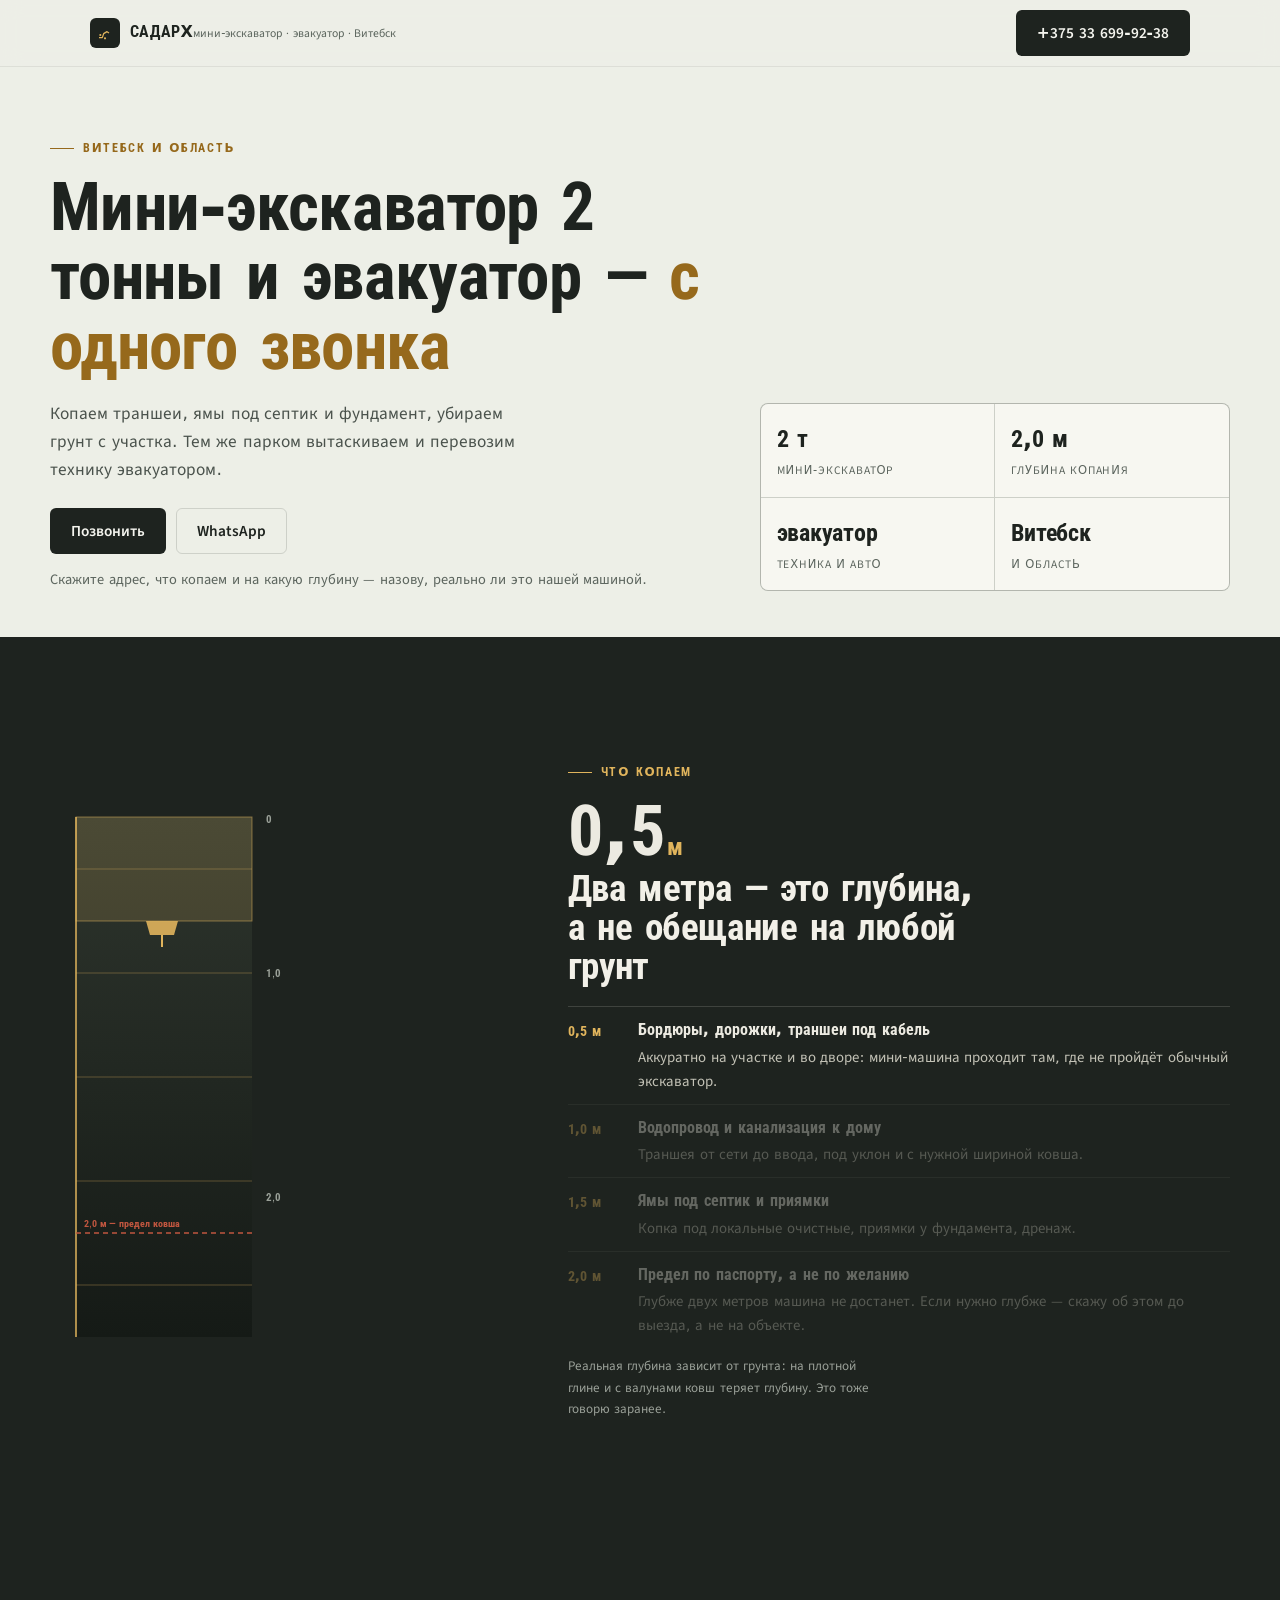
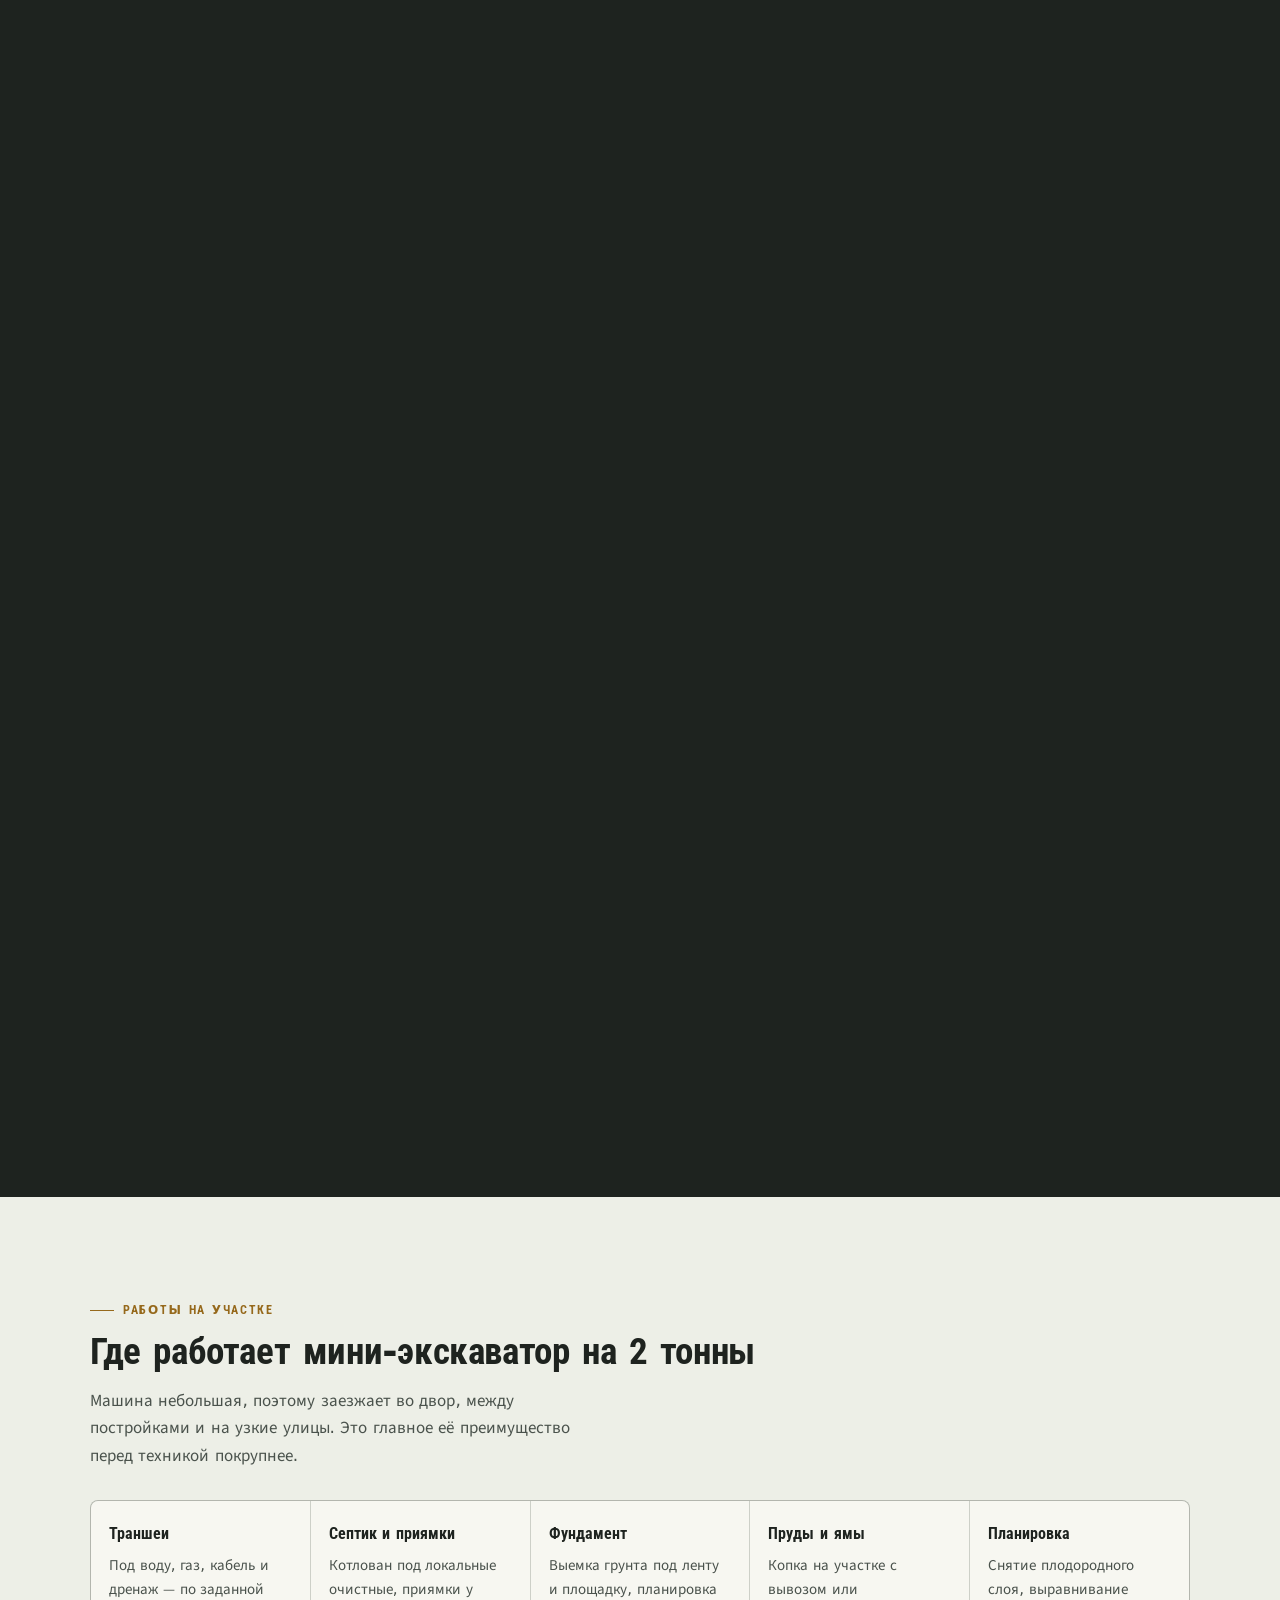
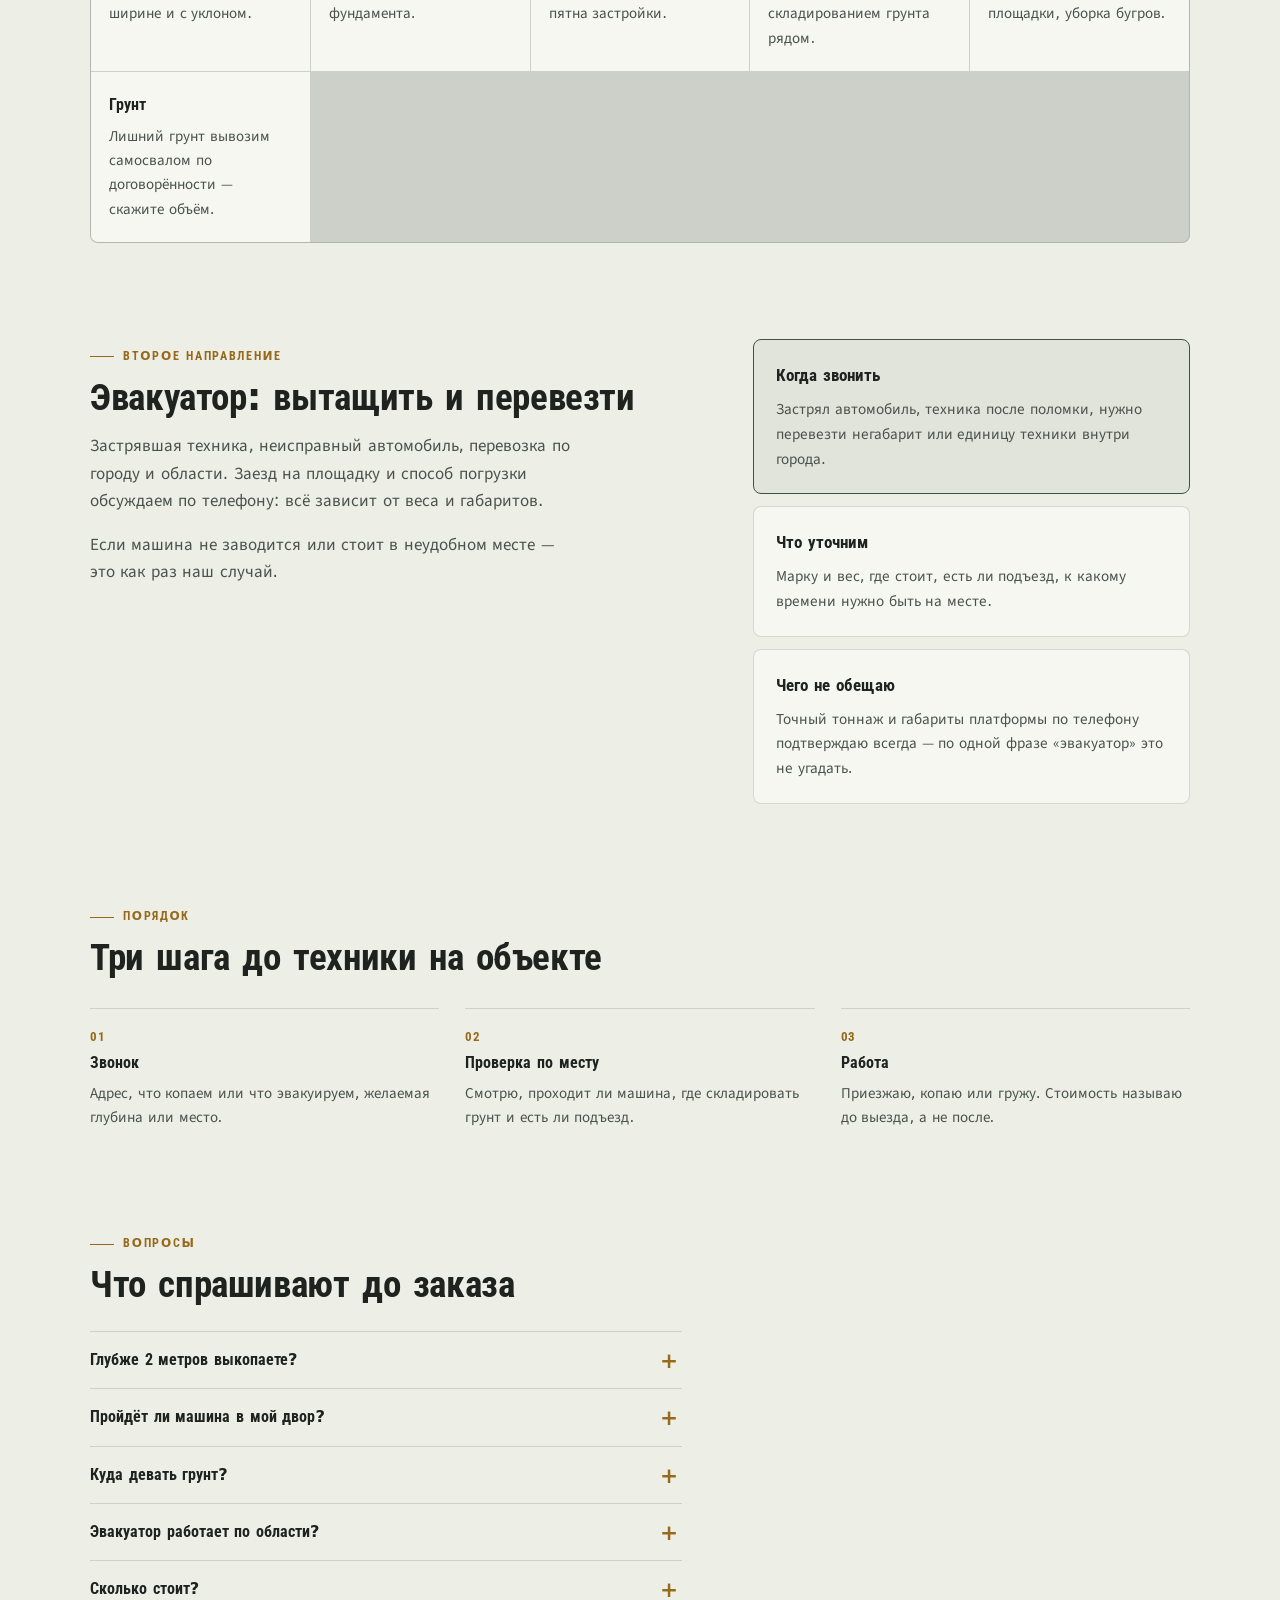
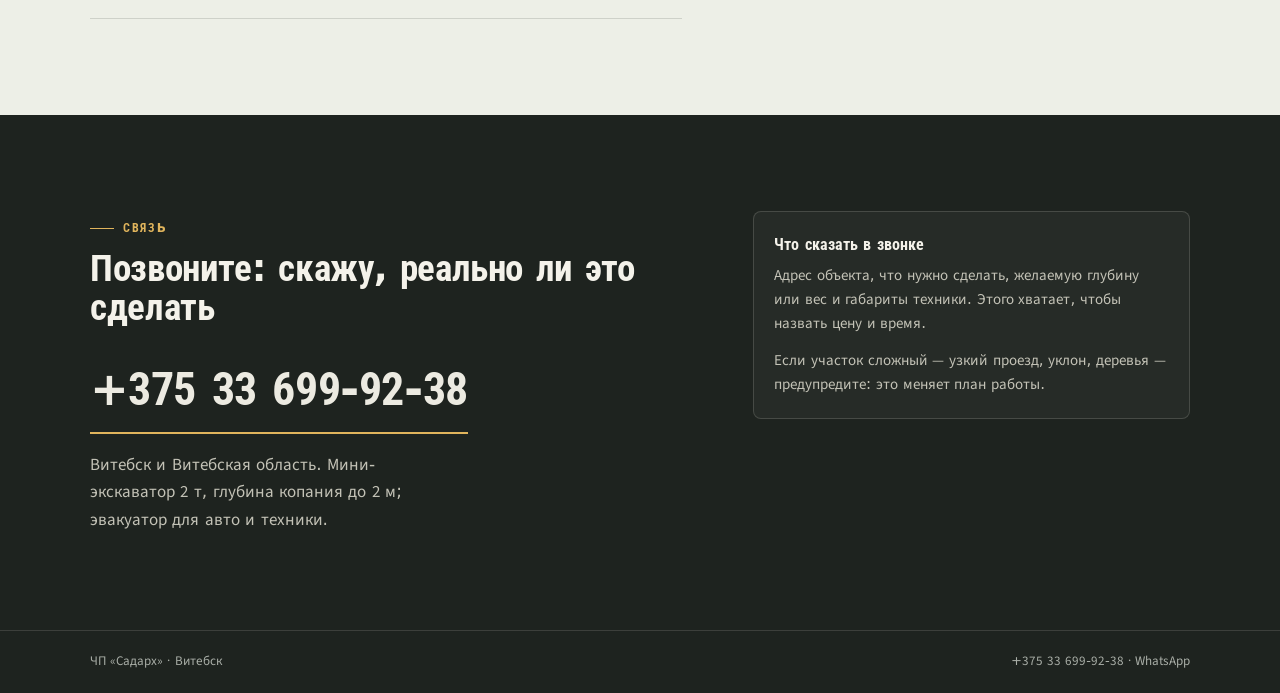
<file: index.html>
<!DOCTYPE html>
<html lang="ru">
<head>
<meta charset="UTF-8">
<meta name="viewport" content="width=device-width, initial-scale=1">
<title>Мини-экскаватор 2 т и эвакуатор в Витебске — ЧП «Садарх» | +375 33 699-92-38</title>
<meta name="description" content="ЧП «Садарх»: услуги мини-экскаватора 2 тонны (глубина копания 2 м) и эвакуатора в Витебске и области. Траншеи, септик, фундамент, вывоз грунта, перевозка техники.">
<link rel="icon" href="favicon.svg" type="image/svg+xml">
<meta property="og:type" content="website">
<meta property="og:title" content="Мини-экскаватор 2 т и эвакуатор — Витебск">
<meta property="og:locale" content="ru_RU">
<link rel="preload" href="fonts/roboto-condensed-cyrillic-700.woff2" as="font" type="font/woff2" crossorigin>
<link rel="preload" href="fonts/source-sans-3-cyrillic-400.woff2" as="font" type="font/woff2" crossorigin>
<style>
@font-face{font-family:'Roboto Condensed';font-style:normal;font-weight:700;font-display:swap;src:url('fonts/roboto-condensed-cyrillic-700.woff2') format('woff2');unicode-range:U+0301, U+0400-045F, U+0490-0491, U+04B0-04B1, U+2116}
@font-face{font-family:'Roboto Condensed';font-style:normal;font-weight:700;font-display:swap;src:url('fonts/roboto-condensed-latin-700.woff2') format('woff2');unicode-range:U+0000-00FF, U+0131, U+0152-0153, U+2000-206F, U+20AC, U+2122}
@font-face{font-family:'Source Sans 3';font-style:normal;font-weight:400;font-display:swap;src:url('fonts/source-sans-3-cyrillic-400.woff2') format('woff2');unicode-range:U+0301, U+0400-045F, U+0490-0491, U+04B0-04B1, U+2116}
@font-face{font-family:'Source Sans 3';font-style:normal;font-weight:400;font-display:swap;src:url('fonts/source-sans-3-latin-400.woff2') format('woff2');unicode-range:U+0000-00FF, U+0131, U+0152-0153, U+2000-206F, U+20AC, U+2122}
@font-face{font-family:'Source Sans 3';font-style:normal;font-weight:600;font-display:swap;src:url('fonts/source-sans-3-cyrillic-600.woff2') format('woff2');unicode-range:U+0301, U+0400-045F, U+0490-0491, U+04B0-04B1, U+2116}
@font-face{font-family:'Source Sans 3';font-style:normal;font-weight:600;font-display:swap;src:url('fonts/source-sans-3-latin-600.woff2') format('woff2');unicode-range:U+0000-00FF, U+0131, U+0152-0153, U+2000-206F, U+20AC, U+2122}

:root{
 --stone:#edefe7; --stone2:#f7f7f1; --ink:#1e231f; --ink2:#4a524c; --ink3:#5c655e;
 --line:rgba(30,35,31,.15); --line2:rgba(30,35,31,.08);
 --ochre:#b8862a; --ochre-d:#96691c; --moss:#3d5343;
 --r:8px; --f:"Roboto Condensed",system-ui,sans-serif; --fb:"Source Sans 3",system-ui,sans-serif;
}
*{margin:0;padding:0;box-sizing:border-box}
html{-webkit-text-size-adjust:100%;scroll-behavior:smooth}
body{font-family:var(--fb);background:var(--stone);color:var(--ink);font-size:1.0625rem;line-height:1.62;overflow-x:hidden;-webkit-font-smoothing:antialiased}
a{color:inherit;text-decoration:none}
.wrap{max-width:1180px;margin:0 auto;padding:0 clamp(18px,4vw,40px)}
h1,h2,h3{font-family:var(--f);font-weight:700;line-height:1.05;letter-spacing:-.01em;text-transform:none;overflow-wrap:anywhere}
h1{font-size:clamp(2.3rem,5.2vw,4.2rem)}
h2{font-size:clamp(1.6rem,2.9vw,2.3rem)}
.kick{display:inline-flex;align-items:center;gap:9px;font-size:.75rem;letter-spacing:.14em;text-transform:uppercase;color:var(--ochre-d);font-weight:600;font-family:var(--f)}
.kick::before{content:"";width:24px;height:1px;background:currentColor}
.pin .kick,.dark .kick{color:#e0b45c}
.hdr{position:sticky;top:0;z-index:60;background:rgba(237,239,231,.94);backdrop-filter:blur(10px);border-bottom:1px solid var(--line2)}
.hrow{display:flex;align-items:center;justify-content:space-between;gap:14px;min-height:66px}
.logo{display:flex;align-items:center;gap:10px;min-width:0;overflow:hidden}
.logo i{width:30px;height:30px;border-radius:6px;background:var(--ink);display:grid;place-items:center;flex:none}
.lg-t{font-family:var(--f);font-weight:700;font-size:1rem;letter-spacing:.02em;text-transform:uppercase;white-space:nowrap}
.lg-s{font-size:.73rem;color:var(--ink3)}
.btn{display:inline-flex;align-items:center;justify-content:center;gap:9px;min-height:46px;padding:0 20px;border-radius:6px;font-weight:600;font-size:.96rem;border:1px solid transparent;transition:background .18s cubic-bezier(.16,1,.3,1),color .18s,border-color .18s;cursor:pointer;font-family:var(--fb)}
.btn-acc{background:var(--ink);color:#f4f4ee}
.btn-acc:hover{background:#000}
.btn-ghost{border-color:var(--line);color:var(--ink)}
.btn-ghost:hover{background:rgba(30,35,31,.05)}
a:focus-visible,button:focus-visible,summary:focus-visible{outline:2px solid var(--ochre-d);outline-offset:3px;border-radius:4px}
.hero{display:grid;grid-template-columns:minmax(0,7fr) minmax(0,5fr);gap:clamp(22px,4vw,52px);align-items:end;padding:clamp(34px,5vw,64px) 0 clamp(26px,4vw,46px)}
.hero h1{margin:14px 0 0;max-width:20ch}
.hero h1 em{font-style:normal;color:var(--ochre-d)}
.lead{margin-top:18px;max-width:52ch;color:var(--ink2);font-size:1.08rem}
.hero-cta{display:flex;flex-wrap:wrap;gap:10px;margin-top:24px}
.hnote{margin-top:14px;font-size:.9rem;color:var(--ink3)}
.facts{display:grid;grid-template-columns:repeat(2,minmax(0,1fr));gap:1px;background:var(--line);border:1px solid var(--line);border-radius:var(--r);overflow:hidden}
.facts div{background:var(--stone2);padding:16px}
.facts b{display:block;font-family:var(--f);font-weight:700;font-size:1.5rem;font-variant-numeric:tabular-nums;letter-spacing:-.01em}
.facts span{display:block;font-size:.72rem;letter-spacing:.07em;text-transform:uppercase;color:var(--ink3);margin-top:3px}
.pin{position:relative;height:240vh;background:var(--ink);color:#eceae1}
.stage{position:sticky;top:0;height:100vh;display:grid;grid-template-columns:minmax(0,5fr) minmax(0,7fr);gap:clamp(18px,3.5vw,48px);align-items:center;padding:clamp(16px,3vw,32px) 0}
.trench{position:relative;height:min(78vh,620px)}
.trench svg{height:100%;width:auto}
.depth-now{font-family:var(--f);font-weight:700;font-size:clamp(2.6rem,6vw,4.4rem);line-height:1;font-variant-numeric:tabular-nums;margin-bottom:4px}
.depth-now small{font-size:.34em;color:#e0b45c;font-weight:600;margin-left:2px}
.st-copy .kick{margin-bottom:14px}
.st-copy h2{max-width:22ch;color:#f2f0e8}
.st-tasks{list-style:none;margin-top:20px;display:grid;gap:10px}
.st-tasks li{display:grid;grid-template-columns:58px 1fr;gap:12px;align-items:start;padding-top:10px;border-top:1px solid rgba(236,234,225,.16);opacity:.34;transition:opacity .3s cubic-bezier(.16,1,.3,1)}
.st-tasks li.on{opacity:1}
.st-tasks i{font-style:normal;font-family:var(--f);font-weight:700;font-size:.86rem;color:#e0b45c;font-variant-numeric:tabular-nums;padding-top:3px}
.st-tasks b{display:block;font-family:var(--f);font-size:1.02rem}
.st-tasks p{color:#c3c2b6;font-size:.93rem;margin-top:2px}
.st-foot{margin-top:18px;font-size:.82rem;color:#9aa098;max-width:46ch}
.blk{padding:clamp(54px,7.5vw,96px) 0}
.blk-lead{margin-top:16px;max-width:60ch;color:var(--ink2)}
.grid3{display:grid;grid-template-columns:repeat(auto-fit,minmax(215px,1fr));gap:1px;background:var(--line);border:1px solid var(--line);border-radius:var(--r);overflow:hidden;margin-top:30px}
.grid3 div{background:var(--stone2);padding:20px 18px}
.grid3 b{display:block;font-family:var(--f);font-size:1.02rem;margin-bottom:6px}
.grid3 p{font-size:.94rem;color:var(--ink2)}
.two{display:grid;grid-template-columns:minmax(0,7fr) minmax(0,5fr);gap:clamp(22px,4vw,52px);align-items:start}
.card{border:1px solid var(--line);border-radius:var(--r);background:var(--stone2);padding:22px}
.card b{display:block;font-family:var(--f);font-size:1.05rem;margin-bottom:8px}
.card p{font-size:.95rem;color:var(--ink2)}
.card+.card{margin-top:12px}
.card.acc{border-color:var(--moss);background:rgba(61,83,67,.07)}
.steps{list-style:none;display:grid;grid-template-columns:repeat(3,minmax(0,1fr));gap:clamp(14px,2.4vw,26px);margin-top:30px}
.steps li{border-top:1px solid var(--line);padding-top:14px}
.steps b{display:block;font-family:var(--f);font-size:1.02rem;margin-bottom:5px}
.steps p{color:var(--ink2);font-size:.94rem}
.steps .no{font-family:var(--f);font-size:.8rem;color:var(--ochre-d);letter-spacing:.06em}
.faq{margin-top:26px;border-top:1px solid var(--line);max-width:74ch}
.faq details{border-bottom:1px solid var(--line)}
.faq summary{cursor:pointer;list-style:none;padding:15px 30px 15px 0;position:relative;font-family:var(--f);font-weight:700;font-size:1.02rem}
.faq summary::-webkit-details-marker{display:none}
.faq summary::after{content:"+";position:absolute;right:4px;top:12px;font-size:1.35rem;color:var(--ochre-d);transition:transform .2s}
.faq details[open] summary::after{transform:rotate(45deg)}
.faq p{padding:0 0 16px;color:var(--ink2);font-size:.96rem;max-width:66ch}
.dark{background:var(--ink);color:#eceae1;padding:clamp(54px,7.5vw,96px) 0}
.dark h2{color:#f4f2ea}
.cont{display:grid;grid-template-columns:minmax(0,7fr) minmax(0,5fr);gap:clamp(22px,4vw,52px);align-items:start}
.phone-big{display:inline-block;font-family:var(--f);font-weight:700;font-size:clamp(1.9rem,4.2vw,2.9rem);font-variant-numeric:tabular-nums;letter-spacing:-.01em;border-bottom:2px solid #e0b45c;padding-bottom:5px;margin-top:6px}
.phone-big:hover{color:#e0b45c}
.cbox{border:1px solid rgba(236,234,225,.16);border-radius:var(--r);padding:20px;background:rgba(255,255,255,.04)}
.cbox b{display:block;font-family:var(--f);font-size:1rem;margin-bottom:6px;color:#f4f2ea}
.cbox p{color:#c3c2b6;font-size:.94rem}
footer{background:var(--ink);border-top:1px solid rgba(236,234,225,.14);padding:20px 0}
.frow{display:flex;flex-wrap:wrap;justify-content:space-between;gap:8px;font-size:.82rem;color:#a9aea7}
.frow a{color:#a9aea7}.frow a:hover{color:#fff}
@media(max-width:880px){
 .hero,.two,.cont,.steps{grid-template-columns:minmax(0,1fr)}
 .facts{order:2}
 .pin{height:210vh}
 .stage{grid-template-columns:minmax(0,1fr);align-items:start;gap:10px;padding-top:14px}
 .trench{height:min(38vh,300px);display:flex;justify-content:center}
 .st-tasks li{grid-template-columns:50px 1fr;gap:8px;padding-top:8px}
 .st-tasks p{font-size:.88rem}
 .depth-now{font-size:2.1rem}
}
@media(max-width:430px){.lg-s{display:none}.lg-t{font-size:.88rem}}
@media(prefers-reduced-motion:reduce){*{transition:none!important;animation:none!important}html{scroll-behavior:auto}}
</style>
</head>
<body id="top">
<header class="hdr">
  <div class="wrap hrow">
    <a class="logo" href="#top">
      <i><svg viewBox="0 0 24 24" width="16" height="16" aria-hidden="true"><path d="M3 19h5l2-6 5-3 3 2" fill="none" stroke="#e0b45c" stroke-width="1.9" stroke-linejoin="round"/><circle cx="5" cy="15" r="1.6" fill="#e0b45c"/><circle cx="12" cy="20" r="1.6" fill="#e0b45c"/></svg></i>
      <span><span class="lg-t">Садарх</span><span class="lg-s">мини-экскаватор · эвакуатор · Витебск</span></span>
    </a>
    <a class="btn btn-acc" href="tel:+375336999238">+375 33 699-92-38</a>
  </div>
</header>
<main>
<section class="hero wrap">
  <div>
    <div class="kick">Витебск и область</div>
    <h1>Мини-экскаватор 2 тонны и эвакуатор — <em>с одного звонка</em></h1>
    <p class="lead">Копаем траншеи, ямы под септик и фундамент, убираем грунт с участка. Тем же парком вытаскиваем и перевозим технику эвакуатором.</p>
    <div class="hero-cta">
      <a class="btn btn-acc" href="tel:+375336999238">Позвонить</a>
      <a class="btn btn-ghost" href="https://wa.me/375336999238" target="_blank" rel="noopener">WhatsApp</a>
    </div>
    <p class="hnote">Скажите адрес, что копаем и на какую глубину — назову, реально ли это нашей машиной.</p>
  </div>
  <div class="facts">
    <div><b>2 т</b><span>мини-экскаватор</span></div>
    <div><b>2,0 м</b><span>глубина копания</span></div>
    <div><b>эвакуатор</b><span>техника и авто</span></div>
    <div><b>Витебск</b><span>и область</span></div>
  </div>
</section>
<section class="pin" id="glubina">
  <div class="stage wrap">
    <div class="trench">
      <svg viewBox="0 0 240 620" role="img" aria-labelledby="trT trD">
        <title id="trT">Разрез траншеи глубиной до 2 метров</title>
        <desc id="trD">Схема грунта с глубинной шкалой от 0 до 2 метров и отметками задач на разных глубинах.</desc>
        <defs><linearGradient id="soil" x1="0" y1="0" x2="0" y2="1"><stop offset="0" stop-color="#2e352d"/><stop offset="1" stop-color="#151a16"/></linearGradient></defs>
        <rect x="26" y="40" width="176" height="520" fill="url(#soil)"/>
        <g stroke="rgba(224,180,92,.33)" stroke-width="1">
          <line x1="26" y1="92" x2="202" y2="92"/><line x1="26" y1="196" x2="202" y2="196"/>
          <line x1="26" y1="300" x2="202" y2="300"/><line x1="26" y1="404" x2="202" y2="404"/><line x1="26" y1="508" x2="202" y2="508"/>
        </g>
        <g font-family="Roboto Condensed,sans-serif" font-size="11" fill="#9aa098">
          <text x="216" y="46">0</text><text x="216" y="200">1,0</text><text x="216" y="424">2,0</text>
        </g>
        <line x1="26" y1="40" x2="26" y2="560" stroke="#e0b45c" stroke-width="1.5"/>
        <rect id="pit" x="26" y="40" width="176" height="0" fill="rgba(224,180,92,.16)" stroke="rgba(224,180,92,.5)" stroke-width="1"/>
        <g id="bucket" transform="translate(112,40)">
          <path d="M-16 0h32l-4 14h-24z" fill="#e0b45c" opacity=".9"/>
          <line x1="0" y1="14" x2="0" y2="26" stroke="#e0b45c" stroke-width="2"/>
        </g>
        <line id="limline" x1="26" y1="456" x2="202" y2="456" stroke="#c0563f" stroke-width="1.5" stroke-dasharray="5 4"/>
        <text x="34" y="450" font-family="Roboto Condensed,sans-serif" font-size="10" fill="#c0563f">2,0 м — предел ковша</text>
      </svg>
    </div>
    <div class="st-copy">
      <div class="kick">Что копаем</div>
      <div class="depth-now"><span id="dn">0,0</span><small>м</small></div>
      <h2>Два метра — это глубина, а не обещание на любой грунт</h2>
      <ul class="st-tasks" id="tasks">
        <li><i>0,5 м</i><div><b>Бордюры, дорожки, траншеи под кабель</b><p>Аккуратно на участке и во дворе: мини-машина проходит там, где не пройдёт обычный экскаватор.</p></div></li>
        <li><i>1,0 м</i><div><b>Водопровод и канализация к дому</b><p>Траншея от сети до ввода, под уклон и с нужной шириной ковша.</p></div></li>
        <li><i>1,5 м</i><div><b>Ямы под септик и приямки</b><p>Копка под локальные очистные, приямки у фундамента, дренаж.</p></div></li>
        <li><i>2,0 м</i><div><b>Предел по паспорту, а не по желанию</b><p>Глубже двух метров машина не достанет. Если нужно глубже — скажу об этом до выезда, а не на объекте.</p></div></li>
      </ul>
      <p class="st-foot">Реальная глубина зависит от грунта: на плотной глине и с валунами ковш теряет глубину. Это тоже говорю заранее.</p>
    </div>
  </div>
</section>
<section class="blk" id="raboty">
  <div class="wrap">
    <div class="kick">Работы на участке</div>
    <h2 style="margin-top:12px">Где работает мини-экскаватор на 2 тонны</h2>
    <p class="blk-lead">Машина небольшая, поэтому заезжает во двор, между постройками и на узкие улицы. Это главное её преимущество перед техникой покрупнее.</p>
    <div class="grid3">
      <div><b>Траншеи</b><p>Под воду, газ, кабель и дренаж — по заданной ширине и с уклоном.</p></div>
      <div><b>Септик и приямки</b><p>Котлован под локальные очистные, приямки у фундамента.</p></div>
      <div><b>Фундамент</b><p>Выемка грунта под ленту и площадку, планировка пятна застройки.</p></div>
      <div><b>Пруды и ямы</b><p>Копка на участке с вывозом или складированием грунта рядом.</p></div>
      <div><b>Планировка</b><p>Снятие плодородного слоя, выравнивание площадки, уборка бугров.</p></div>
      <div><b>Грунт</b><p>Лишний грунт вывозим самосвалом по договорённости — скажите объём.</p></div>
    </div>
  </div>
</section>
<section class="blk" id="evakuator" style="padding-top:0">
  <div class="wrap two">
    <div>
      <div class="kick">Второе направление</div>
      <h2 style="margin-top:12px">Эвакуатор: вытащить и перевезти</h2>
      <p class="blk-lead">Застрявшая техника, неисправный автомобиль, перевозка по городу и области. Заезд на площадку и способ погрузки обсуждаем по телефону: всё зависит от веса и габаритов.</p>
      <p class="blk-lead">Если машина не заводится или стоит в неудобном месте — это как раз наш случай.</p>
    </div>
    <div>
      <div class="card acc"><b>Когда звонить</b><p>Застрял автомобиль, техника после поломки, нужно перевезти негабарит или единицу техники внутри города.</p></div>
      <div class="card"><b>Что уточним</b><p>Марку и вес, где стоит, есть ли подъезд, к какому времени нужно быть на месте.</p></div>
      <div class="card"><b>Чего не обещаю</b><p>Точный тоннаж и габариты платформы по телефону подтверждаю всегда — по одной фразе «эвакуатор» это не угадать.</p></div>
    </div>
  </div>
</section>
<section class="blk" id="poryadok" style="padding-top:0">
  <div class="wrap">
    <div class="kick">Порядок</div>
    <h2 style="margin-top:12px">Три шага до техники на объекте</h2>
    <ol class="steps">
      <li><span class="no">01</span><b>Звонок</b><p>Адрес, что копаем или что эвакуируем, желаемая глубина или место.</p></li>
      <li><span class="no">02</span><b>Проверка по месту</b><p>Смотрю, проходит ли машина, где складировать грунт и есть ли подъезд.</p></li>
      <li><span class="no">03</span><b>Работа</b><p>Приезжаю, копаю или гружу. Стоимость называю до выезда, а не после.</p></li>
    </ol>
  </div>
</section>
<section class="blk" id="vop" style="padding-top:0">
  <div class="wrap">
    <div class="kick">Вопросы</div>
    <h2 style="margin-top:12px">Что спрашивают до заказа</h2>
    <div class="faq">
      <details><summary>Глубже 2 метров выкопаете?</summary><p>Нет, два метра — предел этой машины. Если нужно глубже, скажу сразу: иногда решается другой техникой или поэтапно, но обещать лишнего не буду.</p></details>
      <details><summary>Пройдёт ли машина в мой двор?</summary><p>Мини-экскаватор на 2 тонны проходит в большинство дворов и между постройками. Точную ширину проезда и вес уточняйте по телефону под свой участок.</p></details>
      <details><summary>Куда девать грунт?</summary><p>Два варианта: складируем рядом на участке или вывозим. Второй — отдельная работа, её обсуждаем сразу.</p></details>
      <details><summary>Эвакуатор работает по области?</summary><p>Витебск и область. Дальние рейсы считаем отдельно по расстоянию.</p></details>
      <details><summary>Сколько стоит?</summary><p>Зависит от объёма, глубины, грунта и расстояния. Называю цену по телефону до выезда.</p></details>
    </div>
  </div>
</section>
<section class="dark" id="contacts">
  <div class="wrap cont">
    <div>
      <div class="kick">Связь</div>
      <h2 style="margin:12px 0 18px">Позвоните: скажу, реально ли это сделать</h2>
      <a class="phone-big" href="tel:+375336999238">+375 33 699-92-38</a>
      <p style="margin-top:18px;color:#c3c2b6;max-width:46ch">Витебск и Витебская область. Мини-экскаватор 2 т, глубина копания до 2 м; эвакуатор для авто и техники.</p>
    </div>
    <div class="cbox">
      <b>Что сказать в звонке</b>
      <p>Адрес объекта, что нужно сделать, желаемую глубину или вес и габариты техники. Этого хватает, чтобы назвать цену и время.</p>
      <p style="margin-top:12px">Если участок сложный — узкий проезд, уклон, деревья — предупредите: это меняет план работы.</p>
    </div>
  </div>
</section>
</main>
<footer>
  <div class="wrap frow">
    <span>ЧП «Садарх» · Витебск</span>
    <span><a href="tel:+375336999238">+375 33 699-92-38</a> · <a href="https://wa.me/375336999238" target="_blank" rel="noopener">WhatsApp</a></span>
  </div>
</footer>
<script>
(function(){
  var reduce = matchMedia('(prefers-reduced-motion: reduce)').matches;
  var pin = document.getElementById('glubina');
  var pit = document.getElementById('pit'), bucket = document.getElementById('bucket');
  var dn = document.getElementById('dn'), tasks = [].slice.call(document.querySelectorAll('#tasks li'));
  var TOP = 40, MAXP = 416;               // 2,0 м = 416 px по шкале разреза
  var STOPS = [0.5, 1.0, 1.5, 2.0];
  function depthFor(p){                    // p 0..1 -> глубина 0..2 по четырём остановкам
    var seg = p * 3, i = Math.min(2, Math.floor(seg)), f = Math.min(1, seg - i);
    if (p >= 1) return 2.0;
    var a = STOPS[i], b = STOPS[i+1];
    return a + (b - a) * (f < .55 ? Math.min(1, f / .55) : 1);
  }
  function apply(p){
    var d = depthFor(p), h = d / 2 * MAXP;
    pit.setAttribute('height', h.toFixed(1));
    bucket.setAttribute('transform', 'translate(112,' + (TOP + h).toFixed(1) + ')');
    dn.textContent = d.toFixed(1).replace('.', ',');
    var k = d < .75 ? 0 : (d < 1.25 ? 1 : (d < 1.75 ? 2 : 3));
    tasks.forEach(function(li,i){ li.classList.toggle('on', i === k); });
  }
  if (reduce) { apply(1); return; }
  apply(0);
  var raf = false;
  function upd(){
    raf = false;
    var r = pin.getBoundingClientRect(), span = r.height - innerHeight;
    var p = span > 0 ? Math.min(1, Math.max(0, -r.top / span)) : 1;
    apply(p);
  }
  addEventListener('scroll', function(){ if(!raf){raf=true;requestAnimationFrame(upd);} }, {passive:true});
  addEventListener('resize', upd);
  upd();
})();
</script>
</body>
</html>
</file>
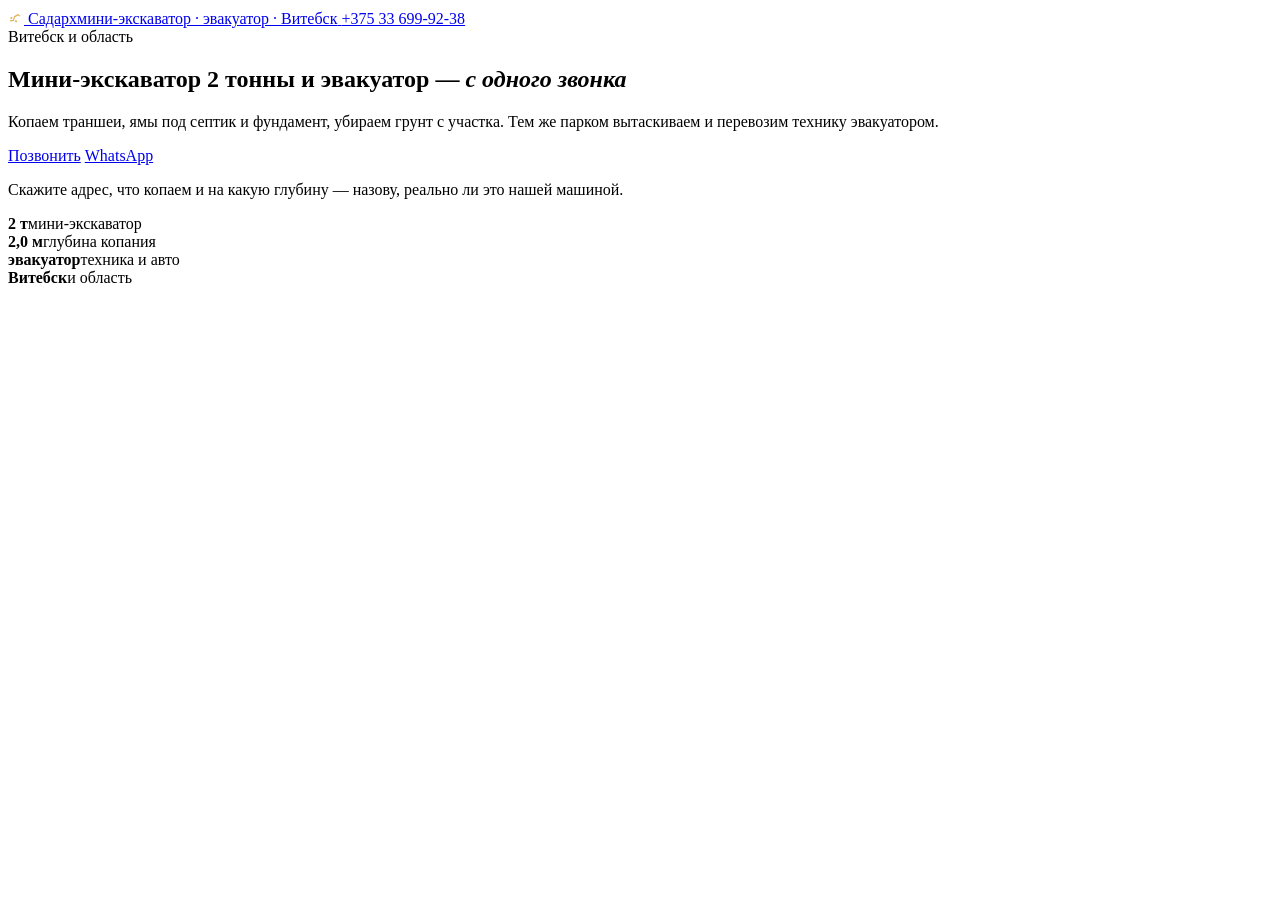
<file: h1.html>
<body id="top">
<header class="hdr">
  <div class="wrap hrow">
    <a class="logo" href="#top">
      <i><svg viewBox="0 0 24 24" width="16" height="16" aria-hidden="true"><path d="M3 19h5l2-6 5-3 3 2" fill="none" stroke="#e0b45c" stroke-width="1.9" stroke-linejoin="round"/><circle cx="5" cy="15" r="1.6" fill="#e0b45c"/><circle cx="12" cy="20" r="1.6" fill="#e0b45c"/></svg></i>
      <span><span class="lg-t">Садарх</span><span class="lg-s">мини-экскаватор · эвакуатор · Витебск</span></span>
    </a>
    <a class="btn btn-acc" href="tel:+375336999238">+375 33 699-92-38</a>
  </div>
</header>
<main>
<section class="hero wrap">
  <div>
    <div class="kick">Витебск и область</div>
    <h1>Мини-экскаватор 2 тонны и эвакуатор — <em>с одного звонка</em></h1>
    <p class="lead">Копаем траншеи, ямы под септик и фундамент, убираем грунт с участка. Тем же парком вытаскиваем и перевозим технику эвакуатором.</p>
    <div class="hero-cta">
      <a class="btn btn-acc" href="tel:+375336999238">Позвонить</a>
      <a class="btn btn-ghost" href="https://wa.me/375336999238" target="_blank" rel="noopener">WhatsApp</a>
    </div>
    <p class="hnote">Скажите адрес, что копаем и на какую глубину — назову, реально ли это нашей машиной.</p>
  </div>
  <div class="facts">
    <div><b>2 т</b><span>мини-экскаватор</span></div>
    <div><b>2,0 м</b><span>глубина копания</span></div>
    <div><b>эвакуатор</b><span>техника и авто</span></div>
    <div><b>Витебск</b><span>и область</span></div>
  </div>
</section>
</file>
